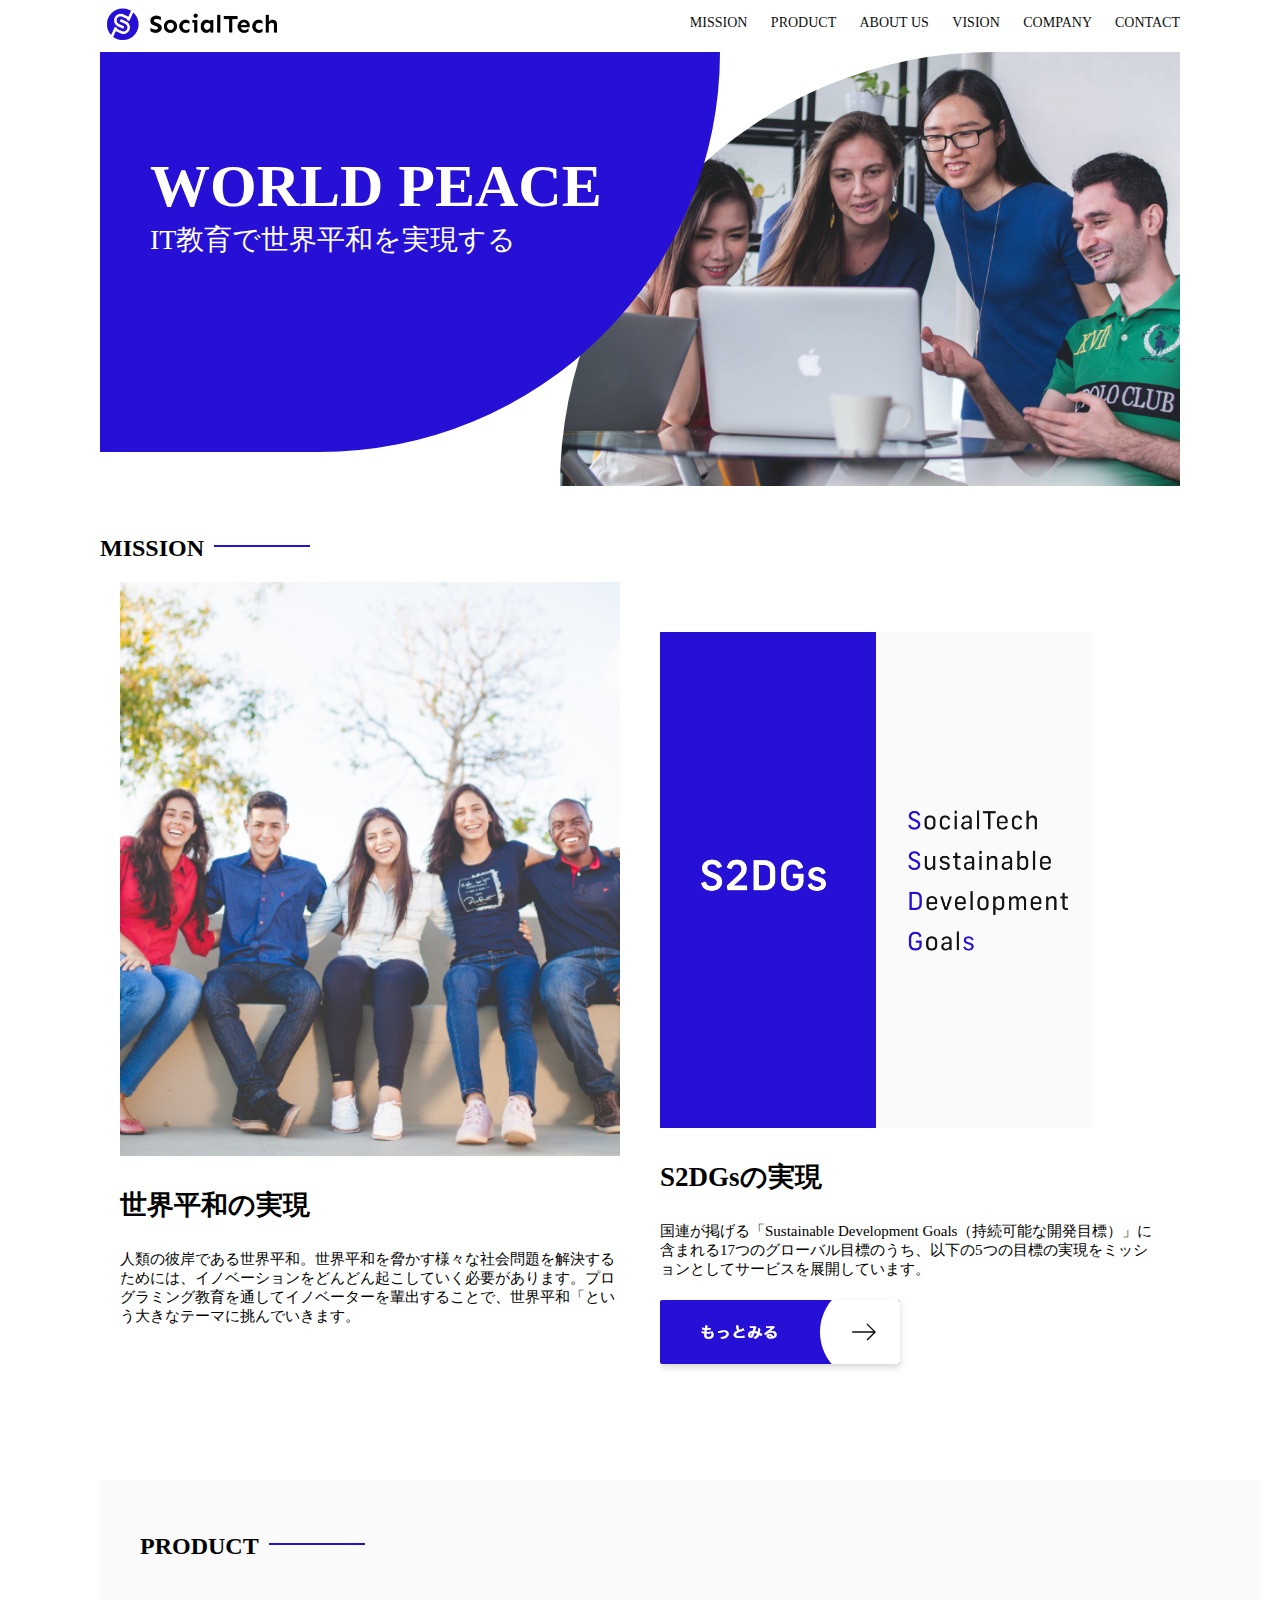
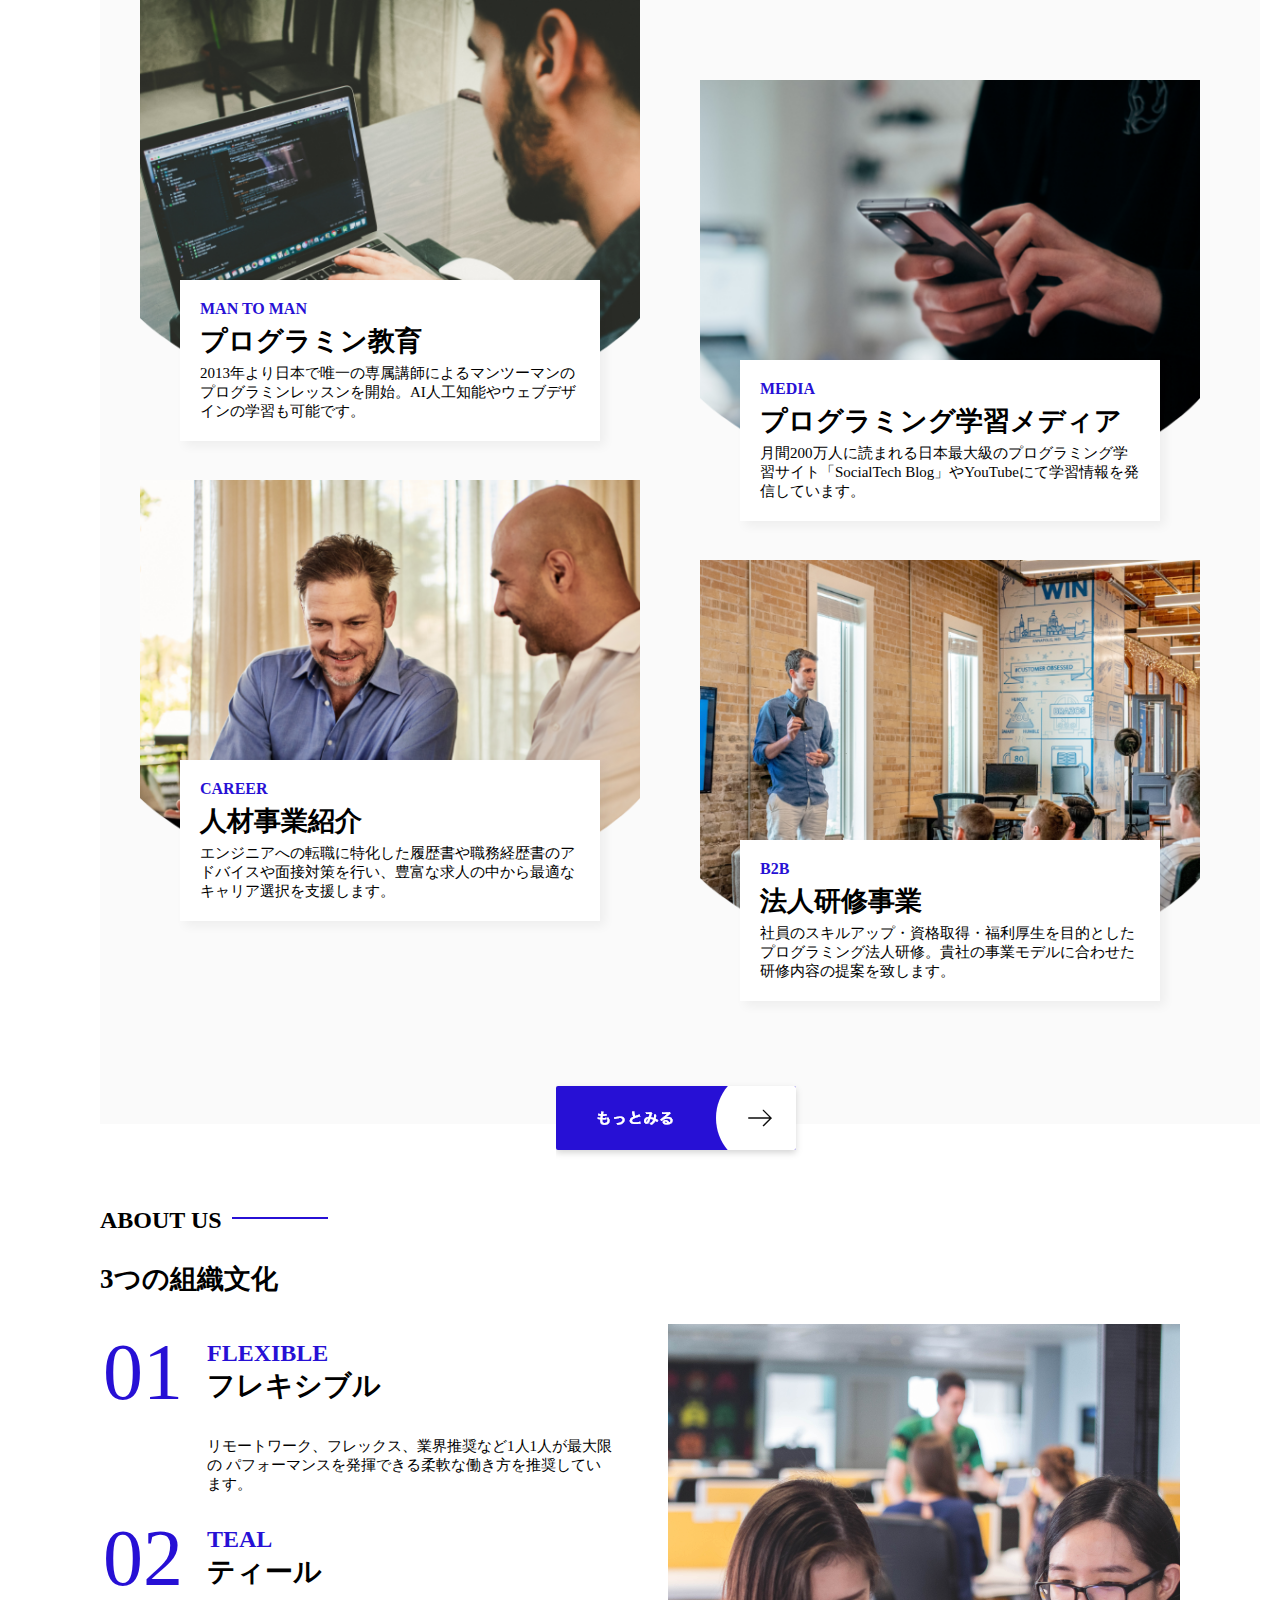
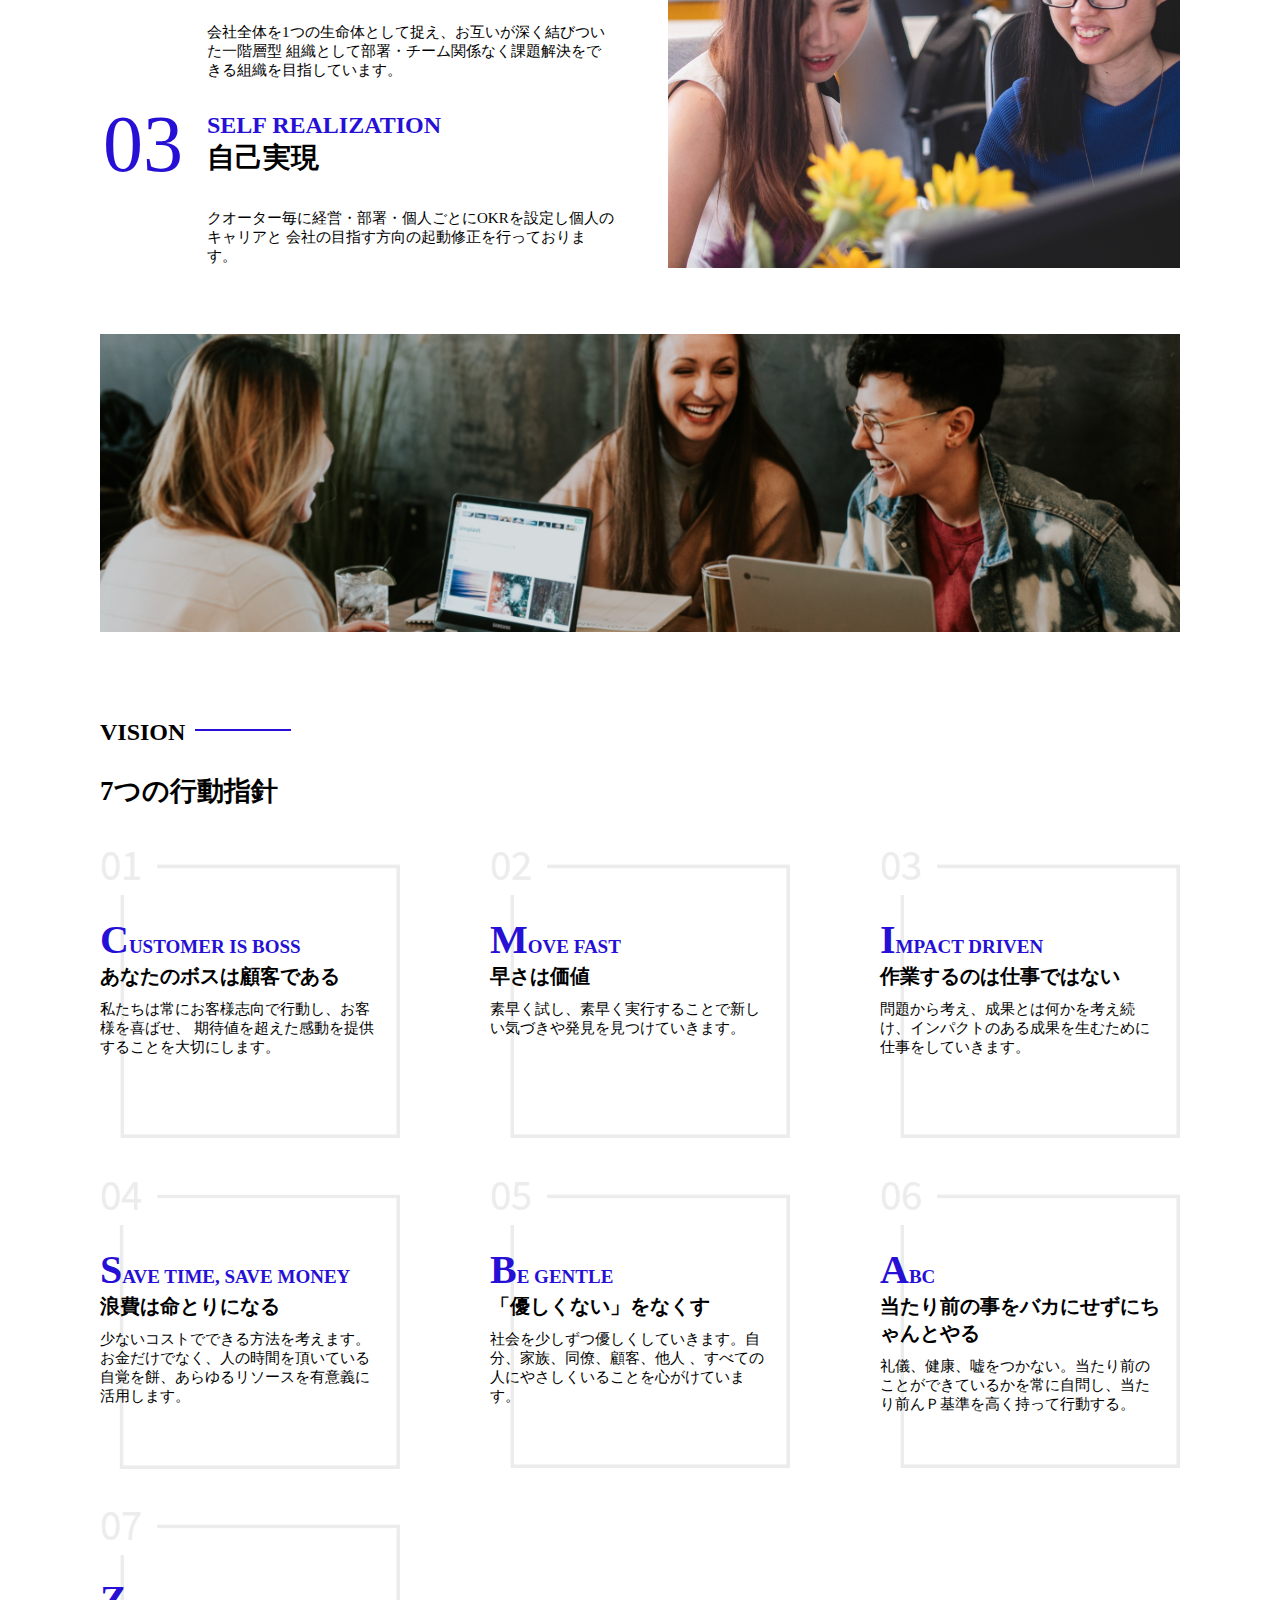
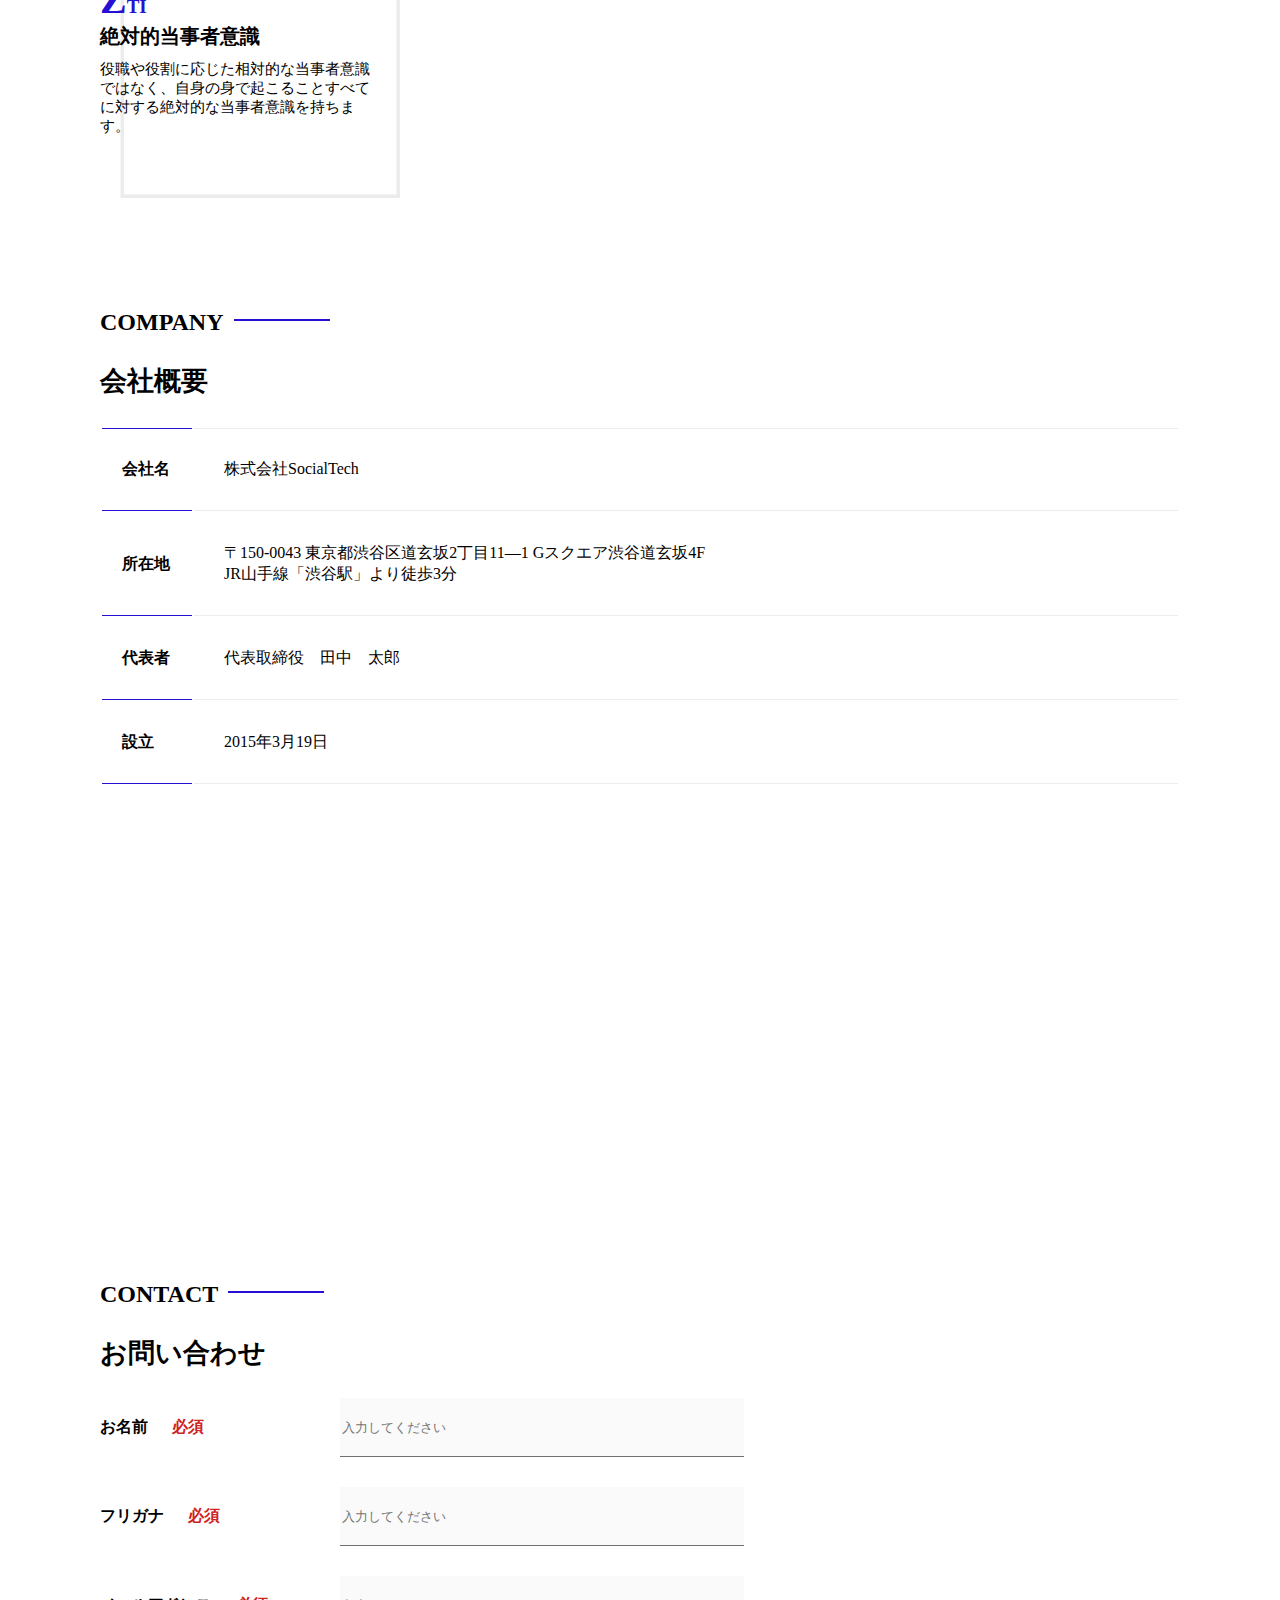
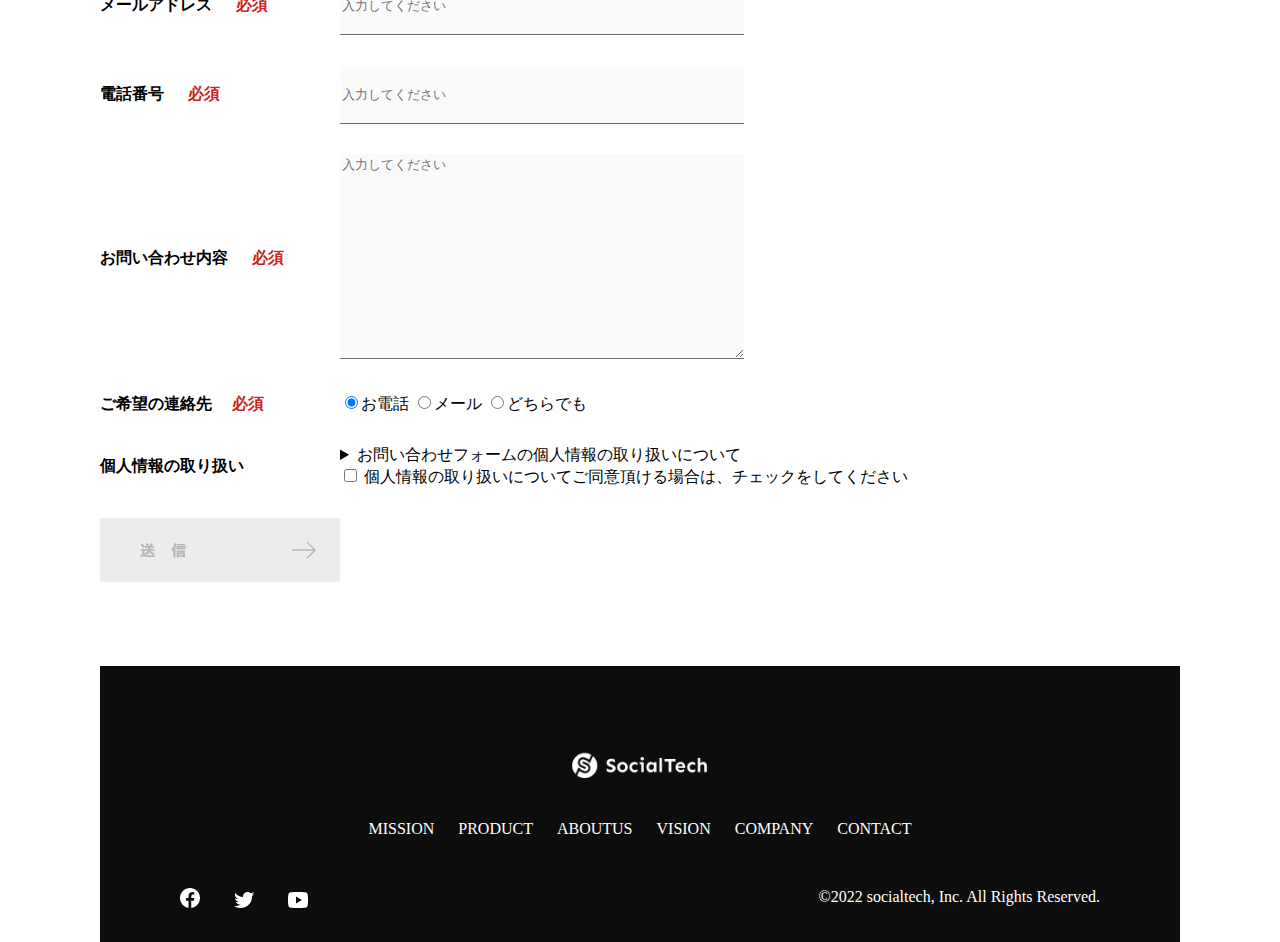
<file: index.html>
<!DOCTYPE html>
<html>
  <head>
    <title>socisltech</title>
    <meta charset="utf-8">
    <meta name="description" content="sosialtechはedtech業界のテーディングカンパニーを目指します。">
    <meta name="viewport" content="width=device-width, initial-scale=1.0">
    <link rel="stylesheet" href="style.css">
  </head>
  <body>
    <header>
      <a href="index.html" id="logo"><img src="images/images/logo.png" alt="トップページに戻る"></a>
      <nav id="nav-pc">
        <a href="mission.html">MISSION</a>
        <a href="product.html">PRODUCT</a>
        <a href="index.html#aboutus">ABOUT US</a>
        <a href="index.html#vision">VISION</a>
        <a href="index.html#company">COMPANY</a>
        <a href="index.html#contact">CONTACT</a>
      </nav>
      <img id="menu-sp" src="images/images/button-menu.png" alt="ナビゲーションを開く" onclick="document.getElementById('nav-sp').style.display = 'block'">
      <nav id="nav-sp">
        <img id="close" src="images/images/button-close.png" alt="ナビゲーションを閉じる" onclick="document.getElementById('nav-sp').style.display='none'">
        <a id="logo-sp" href="index.html" onclick="document.getElementById('nav-sp').style.display='none'"><img src="images/images/logo-sp.png" alt="トップページに戻る"></a>
        <a class="menu" href="mission.html" onclick="document.getElementById('nav-sp').style.display='none'">MISSION</a>
        <a class="menu" href="product.html" onclick="document.getElementById('nav-sp').style.display='none'">PRODUCT</a>
        <a class="menu" href="index.html#aboutus" onclick="document.getElementById('nav-sp').style.display='none'">ABOUT US</a>
        <a class="menu" href="index.html#vision" onclick="document.getElementById('nav-sp').style.display='none'">VISION</a>
        <a class="menu" href="index.html#company" onclick="document.getElementById('nav-sp').style.display='none'">COMPANY</a>
        <a class="menu" href="index.html#contact" onclick="document.getElementById('nav-sp').style.display='none'">CONTACT</a>
        <div id="sns">
          <a href="https://www.facebook.com/sejuku2013"><img src="images/images/button-facebook.png" alt=""></a>
          <a href="https://twitter.com/samuraijuku"><img src="images/images/button-twitter.png" alt=""></a>
          <a href="https://www.youtube.com/channel/UCCFOQO5aDK0xXam4cUQXT8g"><img src="images/images/button-youtube.png" alt=""></a>
        </div>
      </nav>


    </header>
    <main>
      <article>
        <section id="main-visual">
          <div id="main-message">
            <h1>WORLD PEACE</h1>
            <p>IT教育で世界平和を実現する</p>
          </div>
          <img src="images/images/index/index-main.png" alt="PCの周りに集まる多国籍の仲間たち">
        </section>
        <!-- ミッション -->
        <section id="mission">
          <h2 class="index-h2">MISSION</h2>
          <div id="mission-flex">
            <div>
              <img id="mission-photo" src="images/images/index/index-mission.png" alt="屋外のベンチで写真を撮影する多国籍">
              <h3>世界平和の実現</h3>
              <p>人類の彼岸である世界平和。世界平和を脅かす様々な社会問題を解決するためには、イノベーションをどんどん起こしていく必要があります。プログラミング教育を通してイノベーターを輩出することで、世界平和「という大きなテーマに挑んでいきます。</p>
            </div>
            <div>
              <img id="s2dgs" src="images/images/index/s2dgs.png" alt="s2dgs">
              <h3>S2DGsの実現</h3>
              <p>国連が掲げる「Sustainable Development Goals（持続可能な開発目標）」に含まれる17つのグローバル目標のうち、以下の5つの目標の実現をミッションとしてサービスを展開しています。</p>
              <a href="mission.html"><img src="images/images/button-more.png" alt="もっと見る"></a>
            </div>
          </div>
        </section>
        <!-- プロダクト 画像形状未反映　回答次第反映-->
        <section id="product">
          <h2 class="index-h2">PRODUCT</h2>
          <div>
            <div id="product-left">
              <div>
                <img class="product-photo" src="images/images/index/index-mantoman.png" alt="PCでコードを書く男性">
                <div class="product-explain">
                  <span>MAN TO MAN</span>
                  <h3>プログラミン教育</h3>
                  <p>2013年より日本で唯一の専属講師によるマンツーマンのプログラミンレッスンを開始。AI人工知能やウェブデザインの学習も可能です。</p>
                </div>
              </div>
              <div>
                <img class="product-photo" src="images/images/index/index-career.png" alt="人材事業紹介">
                <div class="product-explain">
                  <span>CAREER</span>
                  <h3>人材事業紹介</h3>
                  <p>エンジニアへの転職に特化した履歴書や職務経歴書のアドバイスや面接対策を行い、豊富な求人の中から最適なキャリア選択を支援します。</p>
                </div>
              </div>
            </div>
            <div id="product-right">
              <div>
                <img class="product-photo" src="images/images/index/index-media.png" alt="スマホを操作する人">
                <div class="product-explain">
                  <span>MEDIA</span>
                  <h3>プログラミング学習メディア</h3>
                  <p>月間200万人に読まれる日本最大級のプログラミング学習サイト「SocialTech Blog」やYouTubeにて学習情報を発信しています。</p>
                </div>
              </div>
              <div>
                <img class="product-photo" src="images/images/index/index-b2b.png" alt="講演中の男性とそれを聴く人">
                <div class="product-explain">
                  <span>B2B</span>
                  <h3>法人研修事業</h3>
                  <p>社員のスキルアップ・資格取得・福利厚生を目的としたプログラミング法人研修。貴社の事業モデルに合わせた研修内容の提案を致します。</p>
                </div>
              </div>
            </div>
          </div>
          <div>
            <a id="product-more" href="product.html">
              <img src="images/images/button-more.png" alt="もっと見る">
            </a>
          </div>
        </section>
        <!-- アバウト　アス -->
        <section id="aboutus">
          <h2 class="index-h2">ABOUT US</h2>
          <h3>3つの組織文化</h3>
          <div>
            <table class="culture-table">
              <!-- ナンバーワン -->
              <tr>
                <td>
                  <span class="culture-num">01</span>
                </td>
                <td>
                  <span class="culture-en">FLEXIBLE</span>
                  <span class="culture-jp">フレキシブル</span>
                </td>
              </tr>
              <tr>
                <td>
                  <!-- 空白 p要素の左隣には何も入れないため。　-->
                </td>
                <td>
                  <p class="culture-description">リモートワーク、フレックス、業界推奨など1人1人が最大限の
                    パフォーマンスを発揮できる柔軟な働き方を推奨しています。
                  </p>
                </td>
              </tr>
               <!-- ナンバーツー -->
               <tr>
                <td>
                  <span class="culture-num">02</span>
                </td>
                <td>
                  <span class="culture-en">TEAL</span>
                  <span class="culture-jp">ティール</span>
                </td>
              </tr>
              <tr>
                <td>
                  <!-- 空白 p要素の左隣には何も入れないため。　-->
                </td>
                <td>
                  <p class="culture-description">
                    会社全体を1つの生命体として捉え、お互いが深く結びついた一階層型
                    組織として部署・チーム関係なく課題解決をできる組織を目指しています。
                  </p>
                </td>
              </tr>
                <!-- ナンバースリー -->
                <tr>
                  <td>
                    <span class="culture-num">03</span>
                  </td>
                  <td>
                    <span class="culture-en">SELF REALIZATION</span>
                    <span class="culture-jp">自己実現</span>
                  </td>
                </tr>
                <tr>
                  <td>
                    <!-- 空白 p要素の左隣には何も入れないため。　-->
                  </td>
                  <td>
                    <p class="culture-description">
                      クオーター毎に経営・部署・個人ごとにOKRを設定し個人のキャリアと
                      会社の目指す方向の起動修正を行っております。
                    </p>
                  </td>
                </tr>

            </table>
            <img class="culture-img" src="images/images/index/index-aboutus1.png" alt="">
          </div>
          <img class="culture-img2" src="images/images/index/index-aboutus2.png" alt="">
        </section>
        <!-- vision -->
        <section id="vision">
          <h2 class="index-h2">VISION</h2>
          <h3>7つの行動指針</h3>
          <div>
            <div class="vision-box">
              <img src="images/images/index/vision-01.png" alt="01">
              <span>
                <h4>CUSTOMER IS BOSS</h4>
                <h5>あなたのボスは顧客である</h5>
                <p>私たちは常にお客様志向で行動し、お客様を喜ばせ、
                  期待値を超えた感動を提供することを大切にします。
                </p>
              </span>
            </div>
            <div class="vision-box">
              <img src="images/images/index/vision-02.png" alt="02">
              <span>
                <h4>MOVE FAST</h4>
                <h5>早さは価値</h5>
                <p>素早く試し、素早く実行することで新しい気づきや発見を見つけていきます。
                </p>
              </span>
            </div>
            <div class="vision-box">
              <img src="images/images/index/vision-03.png" alt="03">
              <span>
                <h4>IMPACT DRIVEN</h4>
                <h5>作業するのは仕事ではない</h5>
                <p>
                  問題から考え、成果とは何かを考え続け、インパクトのある成果を生むために仕事をしていきます。
                </p>
              </span>
            </div>
             <div class="vision-box">
              <img src="images/images/index/vision-04.png" alt="04">
              <span>
                <h4>SAVE TIME, SAVE MONEY</h4>
                <h5>浪費は命とりになる</h5>
                <p>少ないコストでできる方法を考えます。お金だけでなく、人の時間を頂いている自覚を餅、あらゆるリソースを有意義に活用します。
                </p>
              </span>
            </div>
            <div class="vision-box">
              <img src="images/images/index/vision-05.png" alt="05">
              <span>
                <h4>BE GENTLE</h4>
                <h5>「優しくない」をなくす</h5>
                <p>社会を少しずつ優しくしていきます。自分、家族、同僚、顧客、他人
                  、すべての人にやさしくいることを心がけています。
                </p>
              </span>
            </div>
            <div class="vision-box">
              <img src="images/images/index/vision-06.png" alt="06">
              <span>
                <h4>ABC</h4>
                <h5>当たり前の事をバカにせずにちゃんとやる</h5>
                <p>
                  礼儀、健康、嘘をつかない。当たり前のことができているかを常に自問し、当たり前んＰ基準を高く持って行動する。
                </p>
              </span>
            </div>
            <div class="vision-box">
              <img src="images/images/index/vision-07.png" alt="07">
              <span>
                <h4>ZTI</h4>
                <h5>絶対的当事者意識</h5>
                <p>
                  役職や役割に応じた相対的な当事者意識ではなく、自身の身で起こることすべてに対する絶対的な当事者意識を持ちます。
                </p>
              </span>
            </div>
          </div>
        </section>
        <section id="company">
          <h2 class="index-h2">COMPANY</h2>
          <h3>会社概要</h3>
          <table id="company-table">
            <tr>
              <th class="tableheader-first">会社名</th>
              <td class="cell-first">株式会社SocialTech</td>
            </tr>
            <tr>
              <th class="tableheader">所在地</th>
              <td class="cell">〒150-0043 東京都渋谷区道玄坂2丁目11―1 Gスクエア渋谷道玄坂4F <br>JR山手線「渋谷駅」より徒歩3分
              </td>
            </tr>
            <tr>
              <th class="tableheader">代表者</th>
              <td class="cell">代表取締役　田中　太郎</td>
            </tr>
            <tr>
              <th class="tableheader">設立</th>
              <td class="cell">2015年3月19日</td>
            </tr>
          </table>
          <iframe src="https://www.google.com/maps/embed?pb=!1m18!1m12!1m3!1d3241.775954485284!2d139.69400201553444!3d35.65789123885864!2m3!1f0!2f0!3f0!3m2!1i1024!2i768!4f13.1!3m3!1m2!1s0x60188caa0042e8d1%3A0xba130bea826a7aa2!2z44CSMTUwLTAwNDMg5p2x5Lqs6YO95riL6LC35Yy66YGT546E5Z2C77yS5LiB55uu77yR77yR4oiS77yR!5e0!3m2!1sja!2sjp!4v1659450907092!5m2!1sja!2sjp" width="600" height="450" style="border:0;" allowfullscreen="" loading="lazy" referrerpolicy="no-referrer-when-downgrade"></iframe>
        </section>
        <section id="contact">
          <h2 class="index-h2">CONTACT</h2>
          <h3> お問い合わせ</h3>
            <form action="https://api.staticforms.xyz/submit" method="post">
              <input type="text" name="honeypot" style="display:none">
              <input type="hidden" name="accessKey" value="2438d4f7-3a7d-44ce-9c66-46c4e90f863a">
              <input type="hidden" name="subject" value="webサイトからお問い合わせがありました" />
              <input type="hidden" name="replyTo" value="k.s.g.110ww@gmail.com">
              <input type="hidden" name="redirectTo" value="">
            <div>
              <div class="contact-heading">
                <label class="contact-label" for="">お名前
                  <span class="contact-span">
                    必須
                  </span>
                </label>
              </div>
              <div class="contact-form">
                <input type="text" name="name" placeholder="入力してください" class="contact-textbox">
              </div>
            </div>
            <div>
              <div class="contact-heading">
                <label class="contact-label" for="">フリガナ
                  <span class="contact-span">
                    必須
                  </span>
                </label>
              </div>
              <div class="contact-form">
                <input type="text" name="hurigana" placeholder="入力してください" class="contact-textbox">
              </div>
            </div>
            <div>
              <div class="contact-heading">
                <label class="contact-label" for="" >メールアドレス
                  <span class="contact-span">
                    必須
                  </span>
                </label>
              </div>
              <div class="contact-form">
                <input type="text" name="email" placeholder="入力してください" class="contact-textbox">
              </div>
            </div>
            <div>
              <div class="contact-heading">
                <label class="contact-label" for="">電話番号
                  <span class="contact-span">
                    必須
                  </span>
                </label>
              </div>
              <div class="contact-from">
                <input type="text" name="tel" placeholder="入力してください" class="contact-textbox">
              </div>
            </div>
            <div>
              <div class="contact-heading">
                <label class="contact-label">お問い合わせ内容
                  <span class="contact-span">必須
                  </span>
                </label>
              </div>
              <div>
                <textarea class="contact-textarea" placeholder="入力してください
                " name="message"></textarea>
              </div>
            </div>
            <div>
              <div class="contact-heading">
                <label class="contact-label" for="">ご希望の連絡先<span class="contact-span">必須</span>
                </label>
              </div>
              <div>
                <input class="radiobutton" type="radio" value="tel" name="contact" checked><label>お電話</label>
                <input class="radiobutton" type="radio" value="mail" name="contact"><label>メール</label>
                <input class="radiobutton" type="radio" value="both" name="contact"><label>どちらでも</label>
              </div>
            </div>
            <div>
              <div class="contact-heading">
                <label class="contact-label" for="">個人情報の取り扱い</label>
              </div>
              <div>
                <details>
                  <summary>お問い合わせフォームの個人情報の取り扱いについて</summary>
                  <div><span>1.組織の名称又は氏名</span><br>
                  株式会社SocialTech <br><br>
                <span>2.個人情報保護管理者（若しくはその代理人）の氏名又は職名、所属及び連絡先　鈴木 一郎 コーポレート部</span>
                <br>
                  メールアドレス：support@socialtech.net<br>
                  TEL：03-xxxx-xxxx<br>
                  <span>３．個人情報の利用目的</span><br>
                  ・本サービス及び本サービスに関連する情報の提供又はそれらに関する連絡のため<br>
                  ・ユーザーの本人確認のため<br>
                  ・当社サービスのご案内のため<br>
                  ・当社の商品等の広告または宣伝（電子メールによるものを含むものとします。）<br><br>
                  <span>４．個人情報の取り扱い業務の委託</span><br>
                  個人情報の取扱業務の全部または一部を外部に業務委託する場合があります。<br>
                  その際、弊社は、個人情報を適切に保護できる管理体制を敷き実行していることを条件として<br>
                  委託先を厳選したうえで、機密保持契約を委託先と締結し、お客様の個人情報を厳密に管理させます。<br><br>
                  <span>５．個人情報の開示等の請求</span><br>
                  お客様は、弊社に対してご自身の個人情報の開示等（利用目的の通知、開示、内容の訂正・追加・削除、利用の停止または消去、第三者への提供の停止）に関して、当社問合わせ窓口に申し出ることができます。<br>
                  その際、弊社はお客様ご本人を確認させていただいたうえで、合理的な期間内に対応いたします。<br><br>
                  なお、個人情報に関する弊社問合わせ先は、次の通りです。<br><br>
                  株式会社SocialTech　個人情報問合せ窓口<br>
                  〒150-0043　東京都渋谷区道玄坂2丁目11-1 Ｇスクエア渋谷道玄坂 4F<br>
                  メールアドレス：support@socialtech.net　TEL：03-xxxx-xxxx<br><br>
                  <span>６．個人情報を提供されることの任意性について</span><br><br>
                  お客様がご自身の個人情報を弊社に提供されるか否かは、お客様のご判断によりますが、もしご提供されない場合には、適切なサービスが提供できない場合がありますので予めご了承ください。
                  </div>
                </details> 

              <input type="checkbox" name="agree">
              <span>個人情報の取り扱いについてご同意頂ける場合は、チェックをしてください</span>
              </div>
            </div>
          <input type="image" value="Submit" src="images/images/button-submit.png" alt="送信する">
        </form>
        </section>

      </form>
      </article>
      <footer>
        <div id="footer-logo">
          <img src="images/images/logo-sp.png" alt="">
        </div>
        <div id="footer-link">
          <a href="mission.html">MISSION</a>
          <a href="product.html">PRODUCT</a>
          <a href="index.html">ABOUTUS</a>
          <a href="index.html#vision">VISION</a>
          <a href="index.html#company">COMPANY</a>
          <a href="index.html#contact">CONTACT</a>
        </div>
        <div id="sns-footer">
          <a href="https://www.facebook.com/sejuku2013"><img src="images/images/button-facebook.png" alt="Facebookのリンク"></a>
          <a href="https://twitter.com/samuraijuku"><img src="images/images/button-twitter.png" alt="ツイッターのリンク"></a>
          <a href="https://www.youtube.com/channel/UCCFOQO5aDK0xXam4cUQXT8g"><img src="images/images/button-youtube.png" alt="ユーチューブのリンク"></a>
          <span id="copyright">&copy;2022 socialtech, Inc. All Rights Reserved.<span>
        </div>
      </footer>
    </main>
  </body>
</html>
</file>
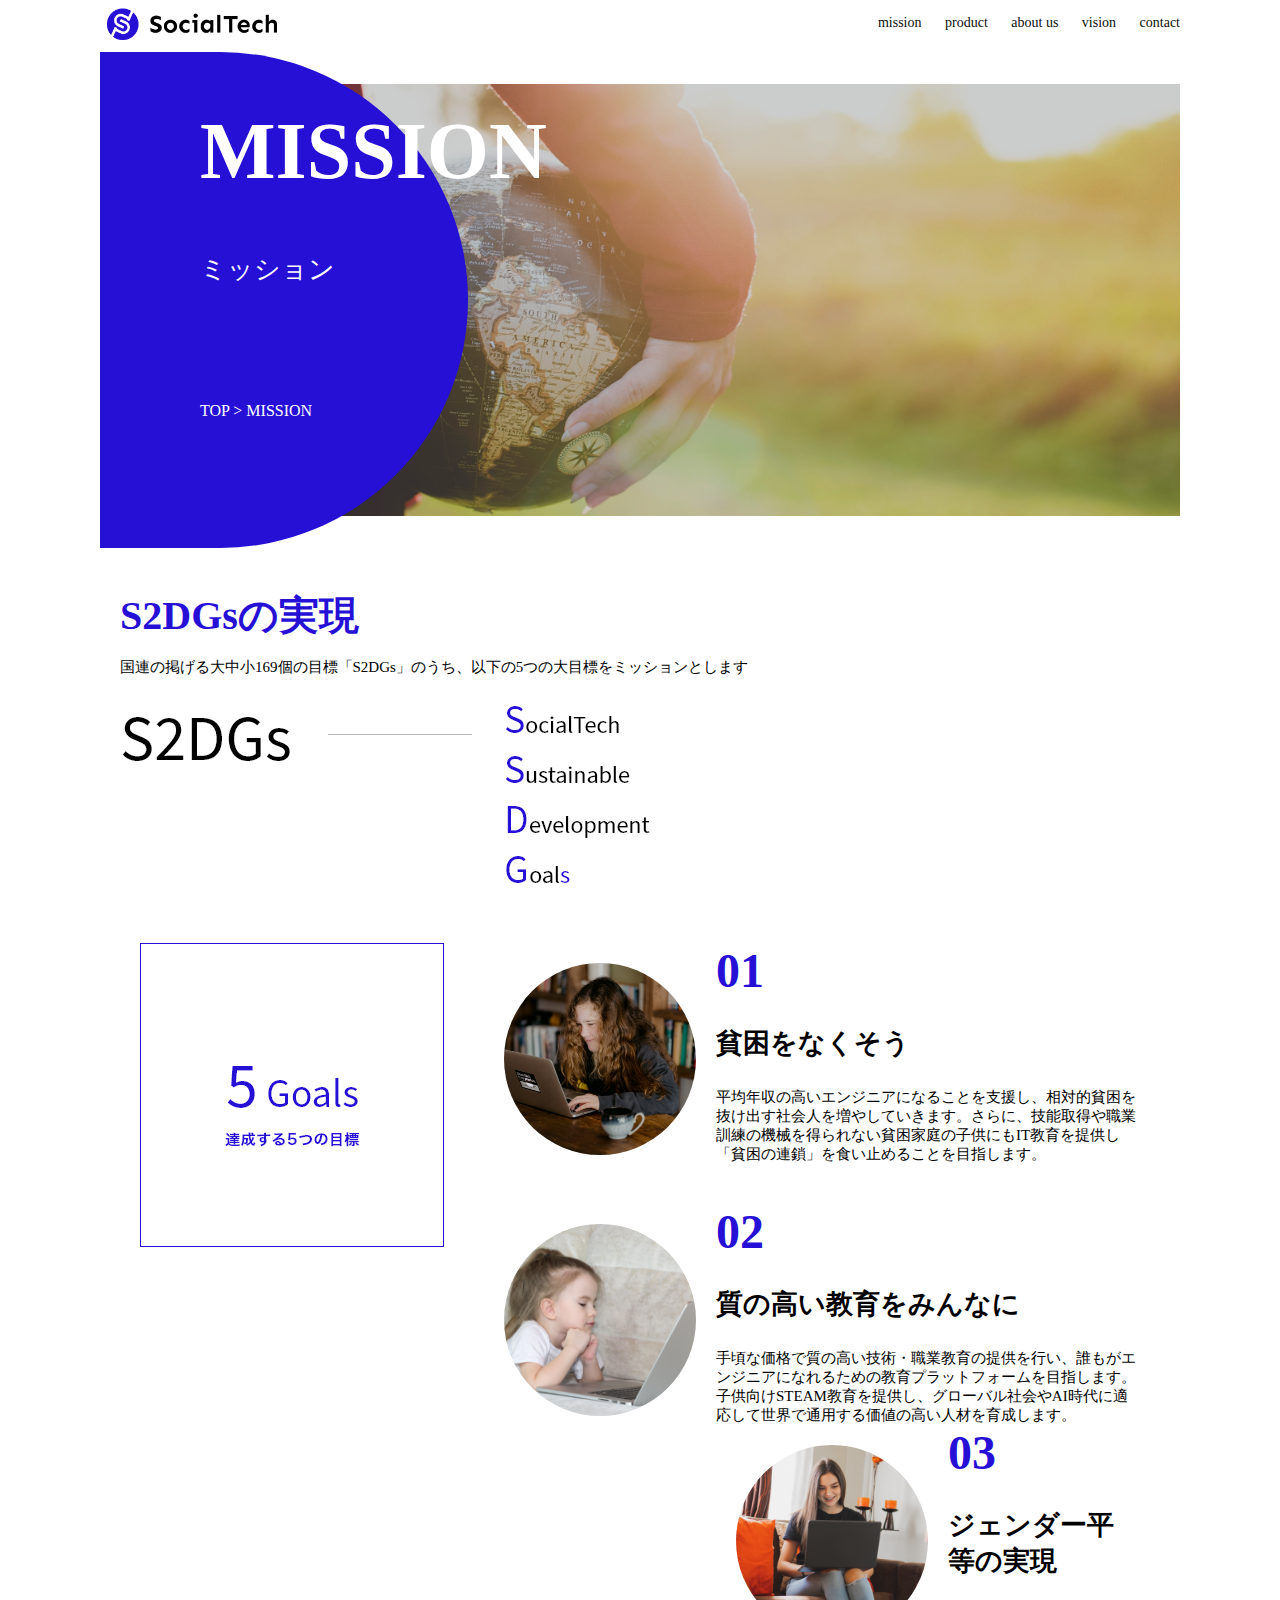
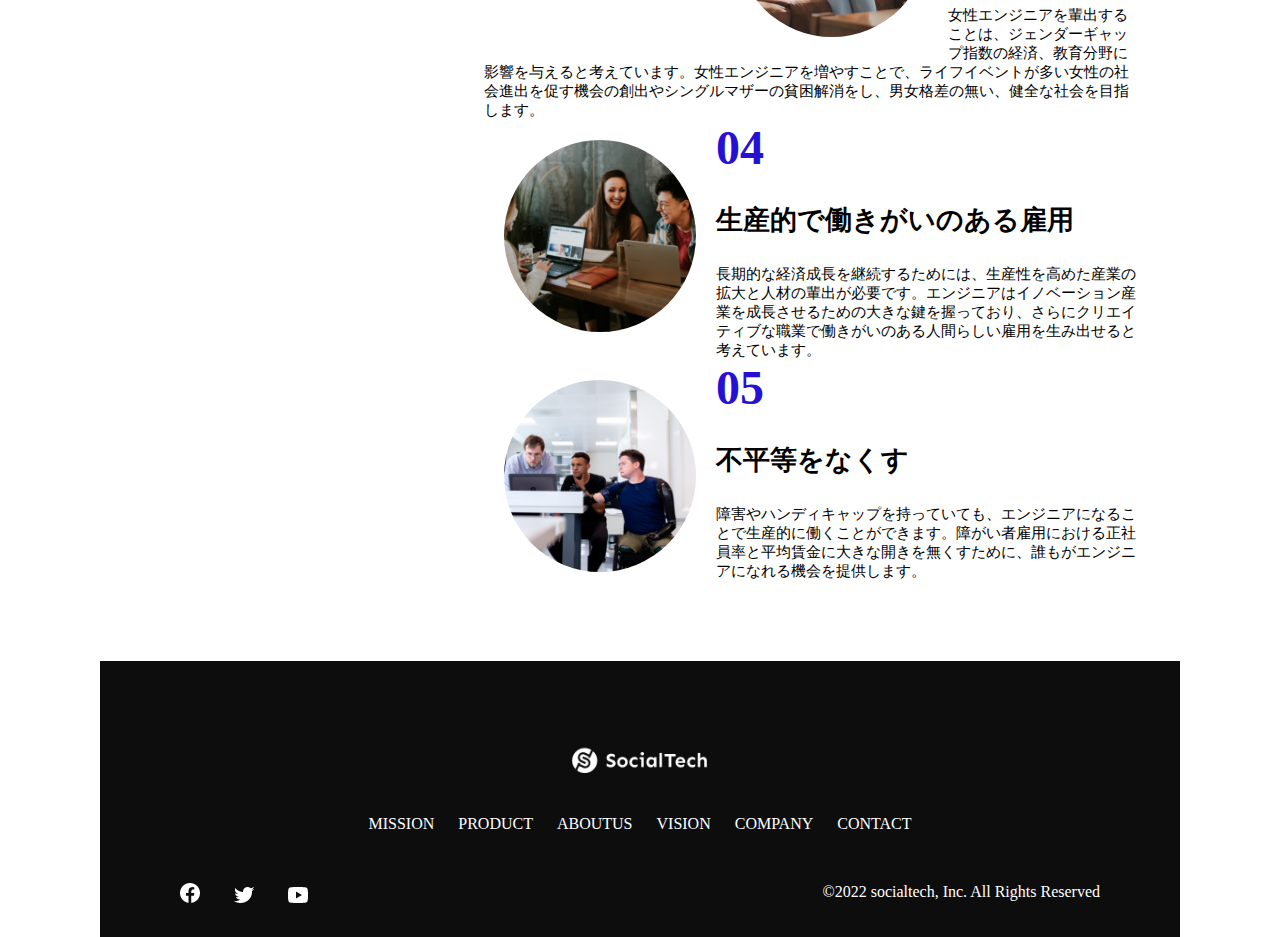
<file: mission.html>
<!DOCTYPE html>
<html>
  <head>
    <title>socisltech - MISSION ミッション</title>
    <meta charset="utf-8">
    <meta name="description" content="socisltechが目指す5つの目標(S2DGs)を紹介します">
    <meta name="viewport" content="width=device-width,initial-scale=1.0">
    <link rel="stylesheet" href="style.css">

  </head>
  <body>
    <header>
      <a href="index.html" id="logo"><img src="images/images/logo.png" alt="トップページに戻る"></a>
      <nav id="nav-pc">
        <a href="mission.html">mission</a>
        <a href="product.html">product</a>
        <a href="index.html#aboutus">about us</a>
        <a href="index.html#vision">vision</a>
        <a href="index.html#contact">contact</a>
      </nav>
      <img id="menu-sp" src="images/images/button-menu.png" alt="ナビゲーションを開く" onclick="document.getElementById('nav-sp').style.display = 'block'">
      <nav id="nav-sp">
        <img id="close" src="images/images/button-close.png" alt="ナビゲーションを閉じる" onclick="document.getElementById('nav-sp').style.display='none'">
        <a id="logo-sp" href="index.html" onclick="document.getElementById('nav-sp').style.display='none'"><img src="images/images/logo-sp.png" alt="トップページに戻る"></a>
        <a class="menu" href="mission.html" onclick="document.getElementById('nav-sp').style.display='none'">MISSION</a>
        <a class="menu" href="product.html" onclick="document.getElementById('nav-sp').style.display='none'">PRODUCT</a>
        <a class="menu" href="index.html#aboutus" onclick="document.getElementById('nav-sp').style.display='none'">ABOUT US</a>
        <a class="menu" href="index.html#vision" onclick="document.getElementById('nav-sp').style.display='none'">VISION</a>
        <a class="menu" href="index.html#company" onclick="document.getElementById('nav-sp').style.display='none'">COMPANY</a>
        <a class="menu" href="index.html#contact" onclick="document.getElementById('nav-sp').style.display='none'">CONTACT</a>
        <div id="sns">
          <a href="https://www.facebook.com/sejuku2013"><img src="images/images/button-facebook.png" alt=""></a>
          <a href="https://twitter.com/samuraijuku"><img src="images/images/button-twitter.png" alt=""></a>
          <a href="https://www.youtube.com/channel/UCCFOQO5aDK0xXam4cUQXT8g"><img src="images/images/button-youtube.png" alt=""></a>
        </div>
      </nav>
    </header>
    <main>
      <article>
        <section id="mission-main">
          <div id="mission-title">
            <h1>MISSION</h1>
            <span>ミッション</span>
            <div>TOP > MISSION</div>
          </div>
        </section>
        <section id="mission-s2dgs">
          <h2 class="mission-h2">S2DGsの実現</h2>
          <p>国連の掲げる大中小169個の目標「S2DGs」のうち、以下の5つの大目標をミッションとします</p>
          <img src="images/images/mission/mission-s2dgs.png" alt="S2DGs">
        </section>
        <section id="mission-5goals">
          <div>
            <img id="s2dgs-image"src="images/images/mission/mission-5goals.png" alt="5goals">
          </div>
          <div>
            <div>
              <img class="fivegoals-image-left" src="images/images/mission/mission-5goals01.png" alt="">
              <span class="fivegoals-number">01
              </span>
              <h3 fivegoals-h3>貧困をなくそう</h3>
            <p class="fivegoals-p">平均年収の高いエンジニアになることを支援し、相対的貧困を抜け出す社会人を増やしていきます。さらに、技能取得や職業訓練の機械を得られない貧困家庭の子供にもIT教育を提供し「貧困の連鎖」を食い止めることを目指します。</p>
            </div>
            <div>
              <div>
                <img class="fivegoals-image-left" src="images/images/mission/mission-5goals02.png" alt="">
                <span class="fivegoals-number">02
                </span>
                <h3 fivegoals-h3>質の高い教育をみんなに</h3>
              <p class="fivegoals-p">手頃な価格で質の高い技術・職業教育の提供を行い、誰もがエンジニアになれるための教育プラットフォームを目指します。子供向けSTEAM教育を提供し、グローバル社会やAI時代に適応して世界で通用する価値の高い人材を育成します。
              </p>
              </div>
              <div>
                <div>
                  <img class="fivegoals-image-left" src="images/images/mission/mission-5goals03.png" alt="">
                  <span class="fivegoals-number">03
                  </span>
                  <h3 fivegoals-h3>ジェンダー平等の実現</h3>
                <p class="fivegoals-p">女性エンジニアを輩出することは、ジェンダーギャップ指数の経済、教育分野に影響を与えると考えています。女性エンジニアを増やすことで、ライフイベントが多い女性の社会進出を促す機会の創出やシングルマザーの貧困解消をし、男女格差の無い、健全な社会を目指します。
                </p>
                </div>
                <div>
                  <div>
                    <img class="fivegoals-image-left" src="images/images/mission/mission-5goals04.png" alt="">
                    <span class="fivegoals-number">04
                    </span>
                    <h3 fivegoals-h3>生産的で働きがいのある雇用</h3>
                  <p class="fivegoals-p">長期的な経済成長を継続するためには、生産性を高めた産業の拡大と人材の輩出が必要です。エンジニアはイノベーション産業を成長させるための大きな鍵を握っており、さらにクリエイティブな職業で働きがいのある人間らしい雇用を生み出せると考えています。
                  </p>
                  </div>
                  <div>
                    <div>
                      <img class="fivegoals-image-left" src="images/images/mission/mission-5goals05.png" alt="">
                      <span class="fivegoals-number">05
                      </span>
                      <h3 fivegoals-h3>不平等をなくす</h3>
                    <p class="fivegoals-p">障害やハンディキャップを持っていても、エンジニアになることで生産的に働くことができます。障がい者雇用における正社員率と平均賃金に大きな開きを無くすために、誰もがエンジニアになれる機会を提供します。
                    </p>
                  </div>
                </div>
             </section>
        </section>
      </article>
      <footer>
        <div id="footer-logo">
          <img src="images/images/logo-sp.png" alt="">
        </div>
        <div id="footer-link">
          <a href="mission.html">MISSION</a>
          <a href="product.html">PRODUCT</a>
          <a href="index,html#aboutus">ABOUTUS</a>
          <a href="index.html#vision">VISION</a>
          <a href="index.html#company">COMPANY</a>
          <a href="index.html#contact">CONTACT</a>
        </div>
        <div id="sns-footer">
          <a href="https://www.facebook.com/sejuku2013"><img src="images/images/button-facebook.png" alt="Facebookのリンク"></a>
          <a href="https://twitter.com/samuraijuku"><img src="images/images/button-twitter.png" alt="ツイッターのリンク"></a>
          <a href="https://www.youtube.com/channel/UCCFOQO5aDK0xXam4cUQXT8g"><img src="images/images/button-youtube.png" alt="ユーチューブのリンク"></a>
          <span id="copyright">&copy;2022 socialtech, Inc. All Rights Reserved</span>
        </div>
      </footer>
    </main>
    

  </body>

</html>
</file>
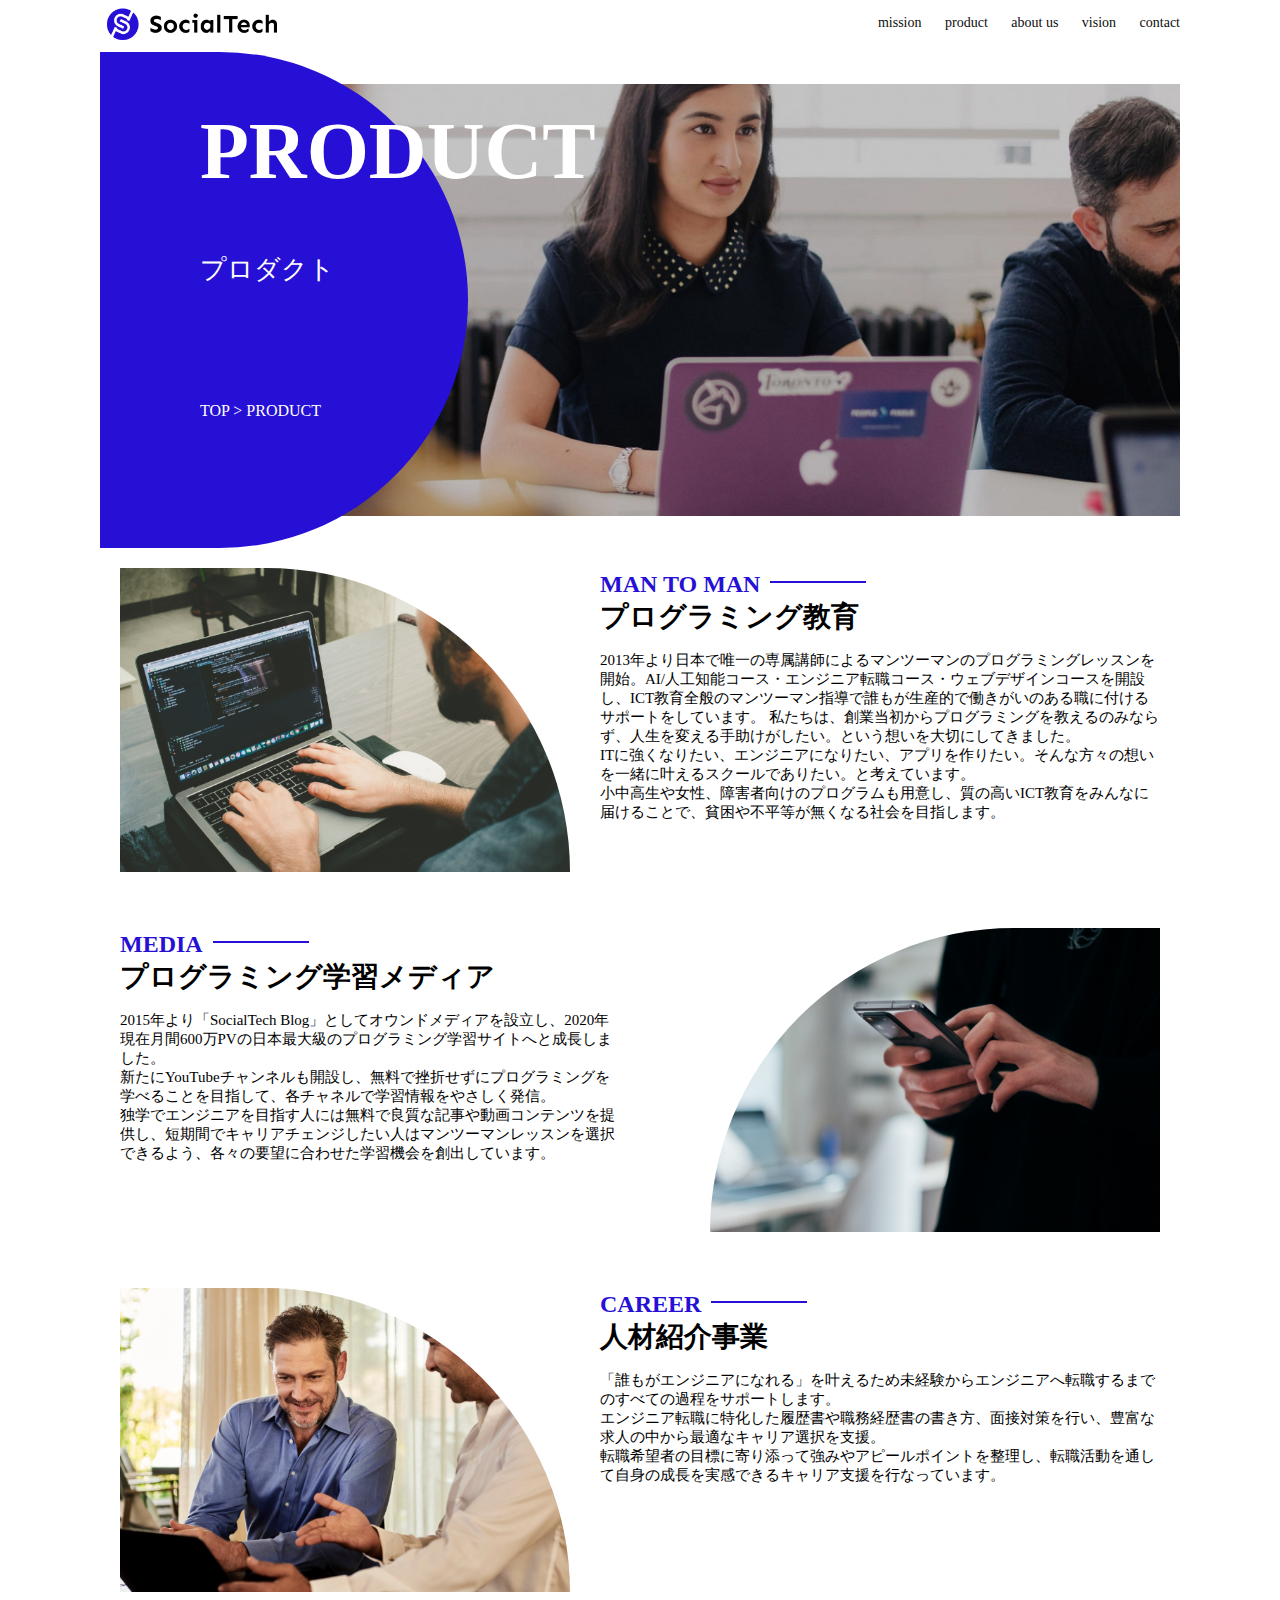
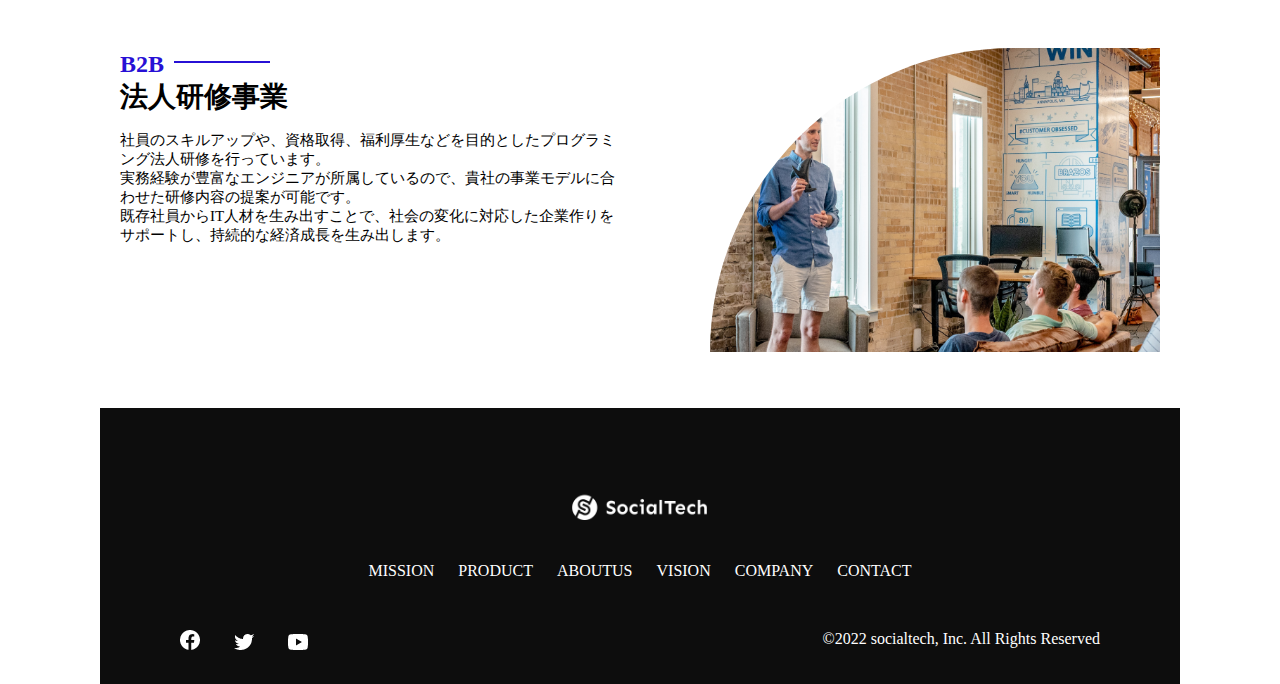
<file: product.html>
<!DOCTYPE html>
<html>
  <head>
    <title>socisltech - PRODUCT プロダクト</title>
    <meta charset="utf-8">
    <meta name="description" content="socisltechの4つのプロダクトを紹介します">
    <meta name="viewport" content="width-device-width,initial-scale=1.0">
    <link rel="stylesheet" href="style.css">

  </head>
  <body>
    <header>
      <a href="index.html" id="logo"><img src="images/images/logo.png" alt="トップページに戻る"></a>
      <nav id="nav-pc">
        <a href="mission.html">mission</a>
        <a href="product.html">product</a>
        <a href="index.html#aboutus">about us</a>
        <a href="index.html#vision">vision</a>
        <a href="index.html#contact">contact</a>
      </nav>
      <img id="menu-sp" src="images/images/button-menu.png" alt="ナビゲーションを開く" onclick="document.getElementById('nav-sp').style.display = 'block'">
      <nav id="nav-sp">
        <img id="close" src="images/images/button-close.png" alt="ナビゲーションを閉じる" onclick="document.getElementById('nav-sp').style.display='none'">
        <a id="logo-sp" href="index.html" onclick="document.getElementById('nav-sp').style.display='none'"><img src="images/images/logo-sp.png" alt="トップページに戻る"></a>
        <a class="menu" href="mission.html" onclick="document.getElementById('nav-sp').style.display='none'">MISSION</a>
        <a class="menu" href="product.html" onclick="document.getElementById('nav-sp').style.display='none'">PRODUCT</a>
        <a class="menu" href="index.html#aboutus" onclick="document.getElementById('nav-sp').style.display='none'">ABOUT US</a>
        <a class="menu" href="index.html#vision" onclick="document.getElementById('nav-sp').style.display='none'">VISION</a>
        <a class="menu" href="index.html#company" onclick="document.getElementById('nav-sp').style.display='none'">COMPANY</a>
        <a class="menu" href="index.html#contact" onclick="document.getElementById('nav-sp').style.display='none'">CONTACT</a>
        <div id="sns">
          <a href="https://www.facebook.com/sejuku2013"><img src="images/images/button-facebook.png" alt=""></a>
          <a href="https://twitter.com/samuraijuku"><img src="images/images/button-twitter.png" alt=""></a>
          <a href="https://www.youtube.com/channel/UCCFOQO5aDK0xXam4cUQXT8g"><img src="images/images/button-youtube.png" alt=""></a>
        </div>
      </nav>
    </header>
    <main>
      <article>
        <section id="product-main">
          <div id="product-title">
            <h1>PRODUCT</h1>
            <span>プロダクト</span>
            <div>TOP  > PRODUCT</div>
          </div>
        </section>
        <section class="product-section1">
          <img src="images/images/product/product-mantoman.png" alt="">
          <div>
            <h2 class="product-h2">MAN TO MAN</h2>
            <h3 class="product-h3">プログラミング教育</h3>
            <p>
              2013年より日本で唯一の専属講師によるマンツーマンのプログラミングレッスンを開始。AI/人工知能コース・エンジニア転職コース・ウェブデザインコースを開設し、ICT教育全般のマンツーマン指導で誰もが生産的で働きがいのある職に付けるサポートをしています。
              私たちは、創業当初からプログラミングを教えるのみならず、人生を変える手助けがしたい。という想いを大切にしてきました。<br>ITに強くなりたい、エンジニアになりたい、アプリを作りたい。そんな方々の想いを一緒に叶えるスクールでありたい。と考えています。<br>小中高生や女性、障害者向けのプログラムも用意し、質の高いICT教育をみんなに届けることで、貧困や不平等が無くなる社会を目指します。</p>
          </div>
        </section>
        <section class="product-section2">
          <div>
            <h2 class="product-h2">MEDIA</h2>
            <h3 class="product-h3">プログラミング学習メディア</h3>
            <p>2015年より「SocialTech
              Blog」としてオウンドメディアを設立し、2020年現在月間600万PVの日本最大級のプログラミング学習サイトへと成長しました。<br>新たにYouTubeチャンネルも開設し、無料で挫折せずにプログラミングを学べることを目指して、各チャネルで学習情報をやさしく発信。<br>独学でエンジニアを目指す人には無料で良質な記事や動画コンテンツを提供し、短期間でキャリアチェンジしたい人はマンツーマンレッスンを選択できるよう、各々の要望に合わせた学習機会を創出しています。
            </p>
          </div>
          <img src="images/images/product/product-media.png" alt="">
        </section>
        <section class="product-section1">
          <img src="images/images/product/product-career.png" alt="">
          <div>
            <h2 class="product-h2">CAREER</h2>
            <h3 class="product-h3">人材紹介事業</h3>
            <p>
             「誰もがエンジニアになれる」を叶えるため未経験からエンジニアへ転職するまでのすべての過程をサポートします。<br>エンジニア転職に特化した履歴書や職務経歴書の書き方、面接対策を行い、豊富な求人の中から最適なキャリア選択を支援。<br>転職希望者の目標に寄り添って強みやアピールポイントを整理し、転職活動を通して自身の成長を実感できるキャリア支援を行なっています。<br>
            </p>
          </div>
        </section>
        <section class="product-section2">
          <div>
            <h2 class="product-h2">B2B</h2>
            <h3 class="product-h3">法人研修事業</h3>
            <p>
              社員のスキルアップや、資格取得、福利厚生などを目的としたプログラミング法人研修を行っています。<br>実務経験が豊富なエンジニアが所属しているので、貴社の事業モデルに合わせた研修内容の提案が可能です。<br>既存社員からIT人材を生み出すことで、社会の変化に対応した企業作りをサポートし、持続的な経済成長を生み出します。
            </p>
          </div>
          <img src="images/images/product/product-b2b.png" alt="講演中の男性とそれを聴く人々">
        </section>
     </article>
 
 <!--======== 後略 ========-->
 
            </p>
          </div>
        </section>
      </article>

      <footer>
        <div id="footer-logo">
          <img src="images/images/logo-sp.png" alt="">
        </div>
        <div id="footer-link">
          <a href="mission.html">MISSION</a>
          <a href="product.html">PRODUCT</a>
          <a href="index,html#aboutus">ABOUTUS</a>
          <a href="index.html#vision">VISION</a>
          <a href="index.html#company">COMPANY</a>
          <a href="index.html#contact">CONTACT</a>
        </div>
        <div id="sns-footer">
          <a href="https://www.facebook.com/sejuku2013"><img src="images/images/button-facebook.png" alt="Facebookのリンク"></a>
          <a href="https://twitter.com/samuraijuku"><img src="images/images/button-twitter.png" alt="ツイッターのリンク"></a>
          <a href="https://www.youtube.com/channel/UCCFOQO5aDK0xXam4cUQXT8g"><img src="images/images/button-youtube.png" alt="ユーチューブのリンク"></a>
          <span id="copyright">&copy;2022 socialtech, Inc. All Rights Reserved</span>
        </div>
      </footer>
     </main>
  </body>
</html>
</file>
<file: style.css>
body{
  font-family: "sorce sans pro", "hiragino kaku gothic pron" Meiryo, arial,sans-serif;

}

p{
  font-size: 15px;
}

@media screen and (min-width: 768px) {

body{
  max-width: 1080px;
  min-width: 900px;
  margin: 0 auto 0 auto;

}

header{
  display: flex;
  justify-content: space-between;
}

#nav-pc{
  text-align: right;
  font-size: 14px;
  padding-top: 15px;
}
/* ナビゲーションのリンクの装飾設定 */
#nav-pc > a {
  text-decoration: none;
  margin-left: 20px;
}

#nav-pc > a:link{
  color: #0d0d0d;
}

#nav-pc > a:visited{
  color: #0d0d0d;
}

#nav-pc > a:hover{
  color: #0d0d0d;
}

#nav-pc > a:active{
  color: #0d0d0d;
}



#menu-sp,#nav-sp{
  display: none;
}


/* メインビジュアル　設定 */
#main-visual{
  position: relative;
  height: 400px;
}
#main-message{
  position: absolute;
  top: 0;
  left: 0;
  background-color:#2710d5;
  color: #ffffff;
  border-radius: 0 0 476px 0;
  max-width: 620px;
  height: 100%;
  width: 100%;
  z-index: 11;
}

#main-message > h1{
  font-size: 60px;
  font-weight: bold;
  margin: 100px 0 0 50px  ;
}

#main-message > p {
  font-size: 28px;
  margin: 0 0 0 50px;
}

#main-visual > img{
  position: absolute;
  top: 0;
  right: 0;
  max-width: 620px;
  border-radius: 476px 0 0 0 ;
  z-index: 10;
}

/* メインのミッション部分 */
h2{
  margin: 40px 0 0 0;
}
h2::after{
  content: url("images/images/line.png");
  margin-left:10px ;
}

h3{
  font-size: 27px;
}

#mission{
  margin: 80px auto 80px auto;
  width: 100%;
}

#mission-flex{
  width: 100%;
  display: flex;
}

#mission-flex > div{
  width: 50%;
  margin: 20px;

}

#mission-photo{
  width: 100%;

}

#s2dgs{
  margin-top: 50px;
}

/* プロダクト */
#product{
  background-color: #fafafa;
  width: 100%;
  margin: 80px 0 80px 0;
  padding: 10px 40px 0px 40px;
}

#product > div{
  display: flex;
  margin-top: 40px;
}

#product-left{
  width: 50%;
  margin-right:  20px;
}

#product-right{
  width: 50%;
  margin-left: 20px;
  margin-top: 80px;
}

#product-left > div{
  position: relative;
  height: 480px;
  margin-right: 20px;
}

#product-right > div{
  position: relative;
  height: 480px;
  margin-right: 20px;
}

.product-photo{
  width: 100%;
}

.product-explain{
  background-color: #fff;
  position: absolute;
  top: 280px;
  left: 0;
  margin: 0 40px 0 40px;
  padding: 20px;
  box-shadow: 5px 5px 10px rgba(0, 0, 0, 0.05);

}

.product-explain > span{
  color: #2710d5;
  font-size: 16px;
  font-weight: bold;
  margin: 0px;
}

.product-explain > h3{
  margin: 5px 0 5px 0 ;
}

.product-explain > p{
  margin: 0;
}

#product-more{
  margin: 0 auto -42px auto;

}
/* アバウト　アス */
#aboutus{
  margin: 80px auto 80px auto;
}

#aboutus > div{
  display: flex;
}

.culture-img{
  width: 100%;
  align-self: flex-start;
}

.culture-img2{
  margin-top: 50px;
  width: 100%;
}

.culture-table{
  margin-right: 50px;
}

.culture-num{
font-size: 80px;
color: #2710d5;
margin: 0 20px 0 0;
}

.culture-en{
  font-size: 24px;
  font-weight: bold;
  color: #2710d5;
  display: block;
}

.culture-jp{
  font-size: 28px;
  font-weight: bold;
}

#vision{
  margin: 80px auto 80px auto;
}

#vision > div{
  width: 100%;
  display: flex;
  justify-content: space-between;
  flex-wrap: wrap;
}

.vision-box{
  width: 300px;
  height: 300px;
  margin-bottom: 30px;
  position: relative;
}
.vision-box > img{
  width: 100%;
  height: auto;
  position: absolute;
  top: 0;
  left: 0;
  z-index: 30;
}


.vision-box > span{
  position: absolute;
  top: 0;
  left: 0;
  z-index: 31;
  margin-right: 20px;
}

.vision-box > span > h4{
  color:#2710d5;
  font-size:19px;
  margin:80px 0 0 0;
}

.vision-box > span > h4::first-letter{
  font-size:40px;

}

.vision-box> span > h5{
  font-size: 20px;
  margin: 0 0 0 0;
}

.vision-box > span > p{
  margin: 10px 0 0 0;
}

#company{
  margin: 80px auto 80px auto;
}

#company-table{
  width: 100%;
}

.tableheader{
  text-align: left;
  padding: 20px;
  border-bottom-color: #2710d5;
  border-bottom-width: 1px;
  border-bottom-style: solid;
  width: 50px;
}
.tableheader-first{
  text-align: left;
  padding: 20px;
  border-bottom-color: #2710d5;
  border-bottom-width: 1px;
  border-bottom-style: solid;
  border-top-color: #2710d5;
  border-top-width: 1px;
  border-top-style: solid;
  width: 50px;
}

.cell{
  padding: 30px;
  border-bottom-color: #ececec;
  border-bottom-width: 1px;
  border-bottom-style: solid;
}

.cell-first{
  padding: 30px;
  border-bottom-color: #ececec;
  border-bottom-width: 1px;
  border-bottom-style: solid;
  border-top-color: #ececec;
  border-top-width: 1px;
  border-top-style: solid;
}

#company > iframe{
  width: 100%;
  height: 368px;
  margin-top: 40px;

}

#cotact{
  margin: 80px auto 80px auto;
}

#contact > form > div{
  display: flex;
  flex-direction: row;
  flex-wrap: wrap;
  padding-bottom: 30px;

}

.contact-heading{
  width: 240px;
  align-self: center;
}

.contact-label{
  font-weight: bold;
}

.contact-span{
  color: #ce2222;
  margin: 0 0 0 20px;
  font-weight: bold;
}

.contact-textbox{
  border-top: 0px;
  border-left: 0px;
  border-right: 0px;
  border-bottom-width: 1px;
  border-bottom-color: #707070;
  border-bottom-style: solid;
  background-color: #fafafa;
  width: 400px;
  height: 56px;

}

.contact-textarea{
  border-top: 0px;
  border-left: 0px;
  border-right: 0px;
  border-bottom-width: 1px;
  border-bottom-color: #707070;
  border-bottom-style: solid;
  background-color: #fafafa;
  width: 400px;
  height: 200px;

}

details{
  width: 700px;
}

details > div{
  background-color: #fafafa;
  padding: 20px;
}

details > div > span{
  font-weight: bold;
}

footer{
  background-color: #0d0d0d;
  text-align: center;
  padding: 80px 80px 30px 80px;
}

#footer-logo{
  margin-bottom: 30px;
}
#footer-link{
  margin-bottom: 50px;
}

#footer-link > a{
  text-decoration: none;
  margin: 10px;

}

#footer-link > a:link{
  color: #fff
  ;
}

#footer-link > a:visited{
  color: #fff;
}

#footer-link > a:hover{
  color: #fff;
  text-decoration: underline;

}

#footer-link > a:active{
  color: #fff;
}

#sns-footer{
  text-align: left;
  width: 100%;
}

#sns-footer > a{
  margin-right: 30px;
}

#copyright{
  color: #fff;
  float: right;
}
#contact{
  margin: 80px auto 80px auto;
}



  /* body{
    max-width: 1080px;
    min-width: 960px;
    margin:0 auto 0 auto;

  } */
  #mission-main{
    height: 496px;
    width: 100%;
    background-image: url("images/images/mission/mission-main.png");
    background-repeat: no-repeat;
    background-position-y: center;
  }
  #mission-title{
    background-color: #2710d5;
    width: 368px;
    color: #ffffff;
    height: 496px;
    border-radius: 0 248px 248px 0;
    position: relative;
  }
  #mission-title > h1{
    position: absolute;
    top: 0;
    left: 100px;
    font-size: 80px;


  }
  #mission-title > span{
    position: absolute;
    top: 200px;
    left: 100px;
    font-size: 26px;

  }
  #mission-title > div{
    position: absolute;
    top: 350px;
    left: 100px;
    font-size: 16px;
  }
  #mission-s2dgs{
    width: 100%;
    margin: 20px;
  }

  .mission-h2{
    color: #2710d5;
    font-size: 40px;
  }
  .mission-h2::after{
    content: none;
  }
  #mission-5goals{
    margin: 20px;
    display: flex;
  }
  #mission-5goals > div{
    flex-grow: 1;
    padding: 20px;

  }
  #mission-5goals > div > div{
    margin-bottom: 40px;
  }
  .fivegoals-image-right{
    float: right;
    margin: 20px;
  }
  .fivegoals-image-left{
    float: left;
    margin: 20px;
  }
  .fivegoals-number{
    color: #2710d5;
    font-size: 48px;
    font-weight: bold;
    margin: 0;
  }
  .fivegoals-h3{
    font-size: 28px;
    margin: 0;

    }
    .fivegoals-p{
      margin: 0;
    }

    #product-main{
      height: 496px;
      width: 100%;
      background-image:url("images/images/product/product-main.png") ;
      background-repeat: no-repeat;
      background-position-y: center;
    }
    #product-title{
      background-color: #2710d5;
      width: 368px;
      color: #ffffff;
      height: 496px;
      border-radius: 0 248px 248px 0;
      position: relative;
    }
    #product-title > h1{
      position: absolute;
      top: 0;
      left: 100px;
      font-size: 80px;
      
      }
      #product-title > span{
        position: absolute;
        top: 200px;
        left: 100px;
        font-size: 26px;
      }
      #product-title > div{
        position: absolute;
        top: 350px;
        left: 100px;
        font-size: 16px;

      }

      .product-section1{
        position: relative;
        margin: 20px;
        height: 340px;
      }
      .product-section1 > img{
        position: absolute;
        top: 0;
        left: 0;
        width: 450px;
        margin: 0 40px 30px 0;
        border-radius: 0 432px 0 0 ;

      }
      .product-section1 > div{
        position: absolute;
        top: 0;
        left: 480px;
      }
      .product-section2{
        position: relative;
        margin: 20px;
        height: 340px;
      }
      .product-section2 > img{
        position: absolute;
        top: 0;
        right: 0;
        width: 450px;
        margin: 0 0 30px 40px ;
        border-radius: 432px 0 0 0 ;

      }
      .product-section2 > div{
        width: 500px;
        position: absolute;
        top: 0;
        left: 0;
      }
      .product-h2{
        color: #2710d5;
        font-size: 24px;
        margin: 0;
      }
      .product-h3{
        font-size: 28px;
        margin: 0;
      }
}

@media screen and (max-width:767px){
  body{
    min-width: 375px;
    margin: 0;
  }
  #nav-pc{
    display: none;
  }
  #menu-sp{
    float: right;
    padding: 0;
  }
  #nav-sp{
    background-color: #2710d5;
    position: absolute;
    top: 0;
    left:0;
    height: 100%;
    width: 100%;
    display: none;
    z-index: 100;
    }
  #close{
    position: absolute;
    top: 20px;
    right: 20px;
  }

  #logo-sp{
    margin: 80px 0 30px 20px;
  }
   /* ナビゲーションのリンクの装飾設定 */
   #nav-sp > a {
    display: block;
  }
  #nav-sp > a:link {
    color: #ffffff;
  }
  #nav-sp > a:visited {
    color: #ffffff;
  }
  #nav-sp > a:hover {
    color: #ffffff;
    text-decoration: underline;
  }
  #nav-sp > a:active {
    color: #ffffff;
  }
  
  #nav-sp > .menu {
    text-decoration: none;
    display: block;
    margin: 0 20px 0 20px;
    height: 44px;
    font-size: 16px;
    background-image: url("images/images/arrow.png");
    background-repeat: no-repeat;
    background-position: right top;
  }
  #sns{
    position: absolute;
    bottom: 20px;
    left: 20px;

  }
  #sns > a{
    margin-right: 30px;
  }
  #main-visual{
    position: relative;
    height: 470px;
    width: 100%;
    overflow: hidden;
  }

  #main-visual > div{
    position: absolute;
    top: 0;
    left: 0;
    background-color :#2710d5;
    color: white;
    border-radius: 0 0 476px 0;

    text-align: center;
    height: 280px;
    width: 100%;
    z-index: 11;

  }
  #main-visual > div > h1{
    font-size: 28px;
    margin: 90px 0 0 0;
  }

  #main-visual > div > p{
    margin: 0;
  }

  #main-visual > img{
    width: 100%;
    border-radius: 476px 0 0 0 ;
    z-index: 10;
    position: absolute;
    bottom: 0;
    right: 0;

  }
  h2::after{
    content:url("images/images/line.png");
    margin-left: 10px;
  }

  
  h3{
    font-size: 24px;
    margin: 10px 0 0 0 ;
    
  }
  #mission{
    margin: 20px;
  }

  #mission-photo{
    width: 100%;

  }
  #s2dgs{
    width: 100%;
  }

  #product{
    background-color: #fafafa;
    padding-top: 10px;
  }

  #product h2{
    margin-left: 20px;

  }
  #product-left,#product-right{
    margin-right: 20px;
    margin-left: 20px;
  }
  #product-left > div,
  #product-right > div{
    position: relative;
    height: 540px;
  }
  .product-explain{
    background-color: #ffff;
    position: absolute;
    left: 0;
    bottom: 50px;
    padding: 20px;
    box-shadow: 5px 5px 10px rgba(0, 0, 0, 0.05);

  }
  .product-explain > span{
    color: #2710d5;
    font-weight: bold;
    font-size: 16px;
    margin: 0px;

  }
  .product-explain > h3{
    margin: 10px 0 10px 0;
  }

  .product-photo{
    width: 100%;

  }
  #product-more > img{
    margin: 0 0 42px 20px;
  }

  #aboutus{
    margin: 80px 20px 80px 20px;
  }
  #aboutus > div{
    display: flex;
    flex-direction: column;
  }
  .culture-table{
    width: 100%;
    padding-right: 20px;
    order: 2;
  }
  .culture-img{
    width: 100%;
    order: 1;
  }
  .culture-img2{
    width: 100%;
  }
  .culture-num{
    font-size: 80px;
    color: #2710d5;  
  }
  .culture-en{
    color: #2710d5;
    font-weight: bold;
    font-size: 24px;
    display: block;
  }
  .culture-jp{
  display: block;
  }
  .culture-description{
    margin: 0;
  }
  #vision{
    margin: 80px 20px 80px 20px;
  }

  .vision-box{
    width: 300px;
    height: 300px;
    margin-bottom: 30px;
    position: relative;
  }

  .vision-box > img{
    width: 100%;
    height: auto;
    position: absolute;
    top: 0;
    left: 0;
    z-index: 30;
  }
  
  .vision-box > span{
    position: absolute;
    top: 0;
    left: 0;
    z-index: 31;
    margin-right: 20px;
  }

  .vision-box > span > h4{
    color: #2710d5;
    font-size: 24px;
    margin: 60px 0 0 0 ;
  }
  .vision-box > span > h5{
    font-size: 20px;
    margin: 0 0 0 0 ;
  }
  .vision-box > span > p {
    margin: 10px 0 0 0 ;
  }
  #company{
    margin: 0 20px 0 20px;

  }
  #company> h3{
    margin-bottom: 20px;
  }
  #company-table{
    width: 100%;

  }

  .tableheader-first{
    text-align: left;
    padding: 20px;
    border-bottom-color: #2710d5;
    border-bottom-width:1px ;
    border-bottom-style: solid;
    border-top-color: #2710d5;
    border-top-width: 1px;
    border-top-style: solid;
    width: 50px;
  }
  .tableheader{
    text-align: left;
    padding: 20px;
    border-bottom-color: #2710d5;
    border-bottom-width:1px ;
    border-bottom-style: solid;
    width:50px;

  }
  .cell-first{
    padding: 20px;
    border-bottom-color: #ececec;
    border-bottom-width:1px ;
    border-bottom-style: solid;
    border-top-color: #ececec;
    border-top-width: 1px;
    border-top-style: solid;
  }
  .cell{
    padding: 20px;
    border-bottom-color: #ececec;
    border-bottom-width:1px ;
    border-bottom-style: solid;

  }

  #company > iframe{
    width: 100%;
    height: 240px;
    margin: 40px 0 0 0;
  }
  #contact{
    margin: 80px 20px 80px 20px ;
  }

  #contact > h3{
    margin-bottom: 20px;

  }
  #contact > form > div{
    margin-bottom: 20px;
  } 

  .contact-heading{
    margin-bottom: 20px;

  }
  .contact-label{
    font-weight: bold;
  }

  .contact-span{
    color: #ce2222;
    margin: 0 0 0 20px;
    font-weight: bold;

  }

  .contact-textbox{
    height: 56px;
    border-top: 0px;
    border-left: 0px;
    border-right: 0px;
    background-color:#fafafa;
    border-bottom-color: #707070;
    border-bottom-width: 1px;
    border-style:solid;
    min-width: 300px;
    width: 100%;
  }
  .contact-textarea{
    height: 150px;
    border-top:0px;
    border-left: 0px;
    border-right: 0px;
    background-color: #fafafa;
    width: 100%;
  }

  .radiobutton{
    margin-bottom: 20px;
  }
/* cssでの改行のコード */
  /* .radiobutton + label::after{
    content:"\A";
    white-space: pre;

  } */

  footer{
    background-color: #0d0d0d;
    padding: 30px 20px 50px 20px ;
  }

  #footer-logo{ 
    margin-bottom: 30px;
  }

  #footer-link{
    margin-bottom :50px;

  }

  #footer-link > a{
    text-decoration:none;
    margin: 0 20px 30px 0;
    display: block;
    background-image: url("images/images/arrow.png");
    background-repeat: no-repeat;
    background-position:right top;
  }
  #footer-link > a:link{
    color: #fff;

  }
  #footer-link > a:visited{
    color: #fff;

  }
  #footer-link > a:hover{
    color: #fff;
    text-decoration: underline;
  }
  #footer-link > a:active{
    color: #fff;
  }
  #sns-footer{
    display: block;
    width: 100%;
  }

  #sns-footer > a{
    margin-right: 30px;
  }

  #copyright{
    font-size: 12px;
    display: block;
    margin-top: 30px;
    color: #fff;
  }

  #mission-main{
    height: 256px;
    width: 100%;
    background-image: url("images/images/mission/mission-main.png");
    background-repeat:no-repeat ;
    background-position-y: center;
    background-size: auto 208px;

  }

  #mission-title{
    background-color: #2710d5;
    width: 136px;
    color: #ffffff;
    height: 256px;
    border-radius: 0 248px 248px 0;
    position: relative;

  }
  #mission-title > h1{
    position: absolute;
    top: 0;
    left: 20px;
    font-size: 40px;
  }
  #mission-title > span{
    position: absolute;
    top: 110px;
    left: 20px;
    font-size: 18px;
  }
  #mission-title > div{
    position: absolute;
    top: 180px;
    left: 20px;
    font-size: 13px;
  }
  #mission-s2dgs {
    margin: 20px;
  }

  .mission-h2{
    color: #2710d5;
    font-size: 38px;
    margin: 0px;
  }

  .mission-h2::after{
    content: none;

  }
  #mission-s2dgs > img{
    width: 100%;
  }
  #section-s2dgs > img{
    width: 100%;
  }

  #mission-5goals{
    margin: 20px;
  }

  #mission-5goals > div > div{
    margin-bottom: 40px;

  }
  #s2dgs-image{
    width: 100%;
  }
  .fivegoals-image-right{
    margin: 20px auto 20px auto;
    display: block;
  }

  .fivegoals-image-left{
    margin: 20px auto 20px auto;
    display: block;
  }

  .fivegoals-number{
    color: #2710d5;
    font-size: 48px;
    margin: 0;
  }
  .fivegoals-h3{
    font-size: 28px;
    margin: 0;
  }
  .fivegoals-p{
    margin: 0;
  }

  #product-main{
    height: 256px;
    width: 100%;
    background-image: url(images/images/product/product-main.png);
    background-repeat: no-repeat;
    background-position-y:center ;
    background-size: auto 208px;
  }

  #product-title{
    background-color: #2710d5;
    width: 136px;
    color: #ffffff;
    height: 256px;
    border-radius: 0 248px 248px 0;
    position: relative;
  }
  #product-title > h1{
    position: absolute;
    top: 0;
    left: 20px;
    font-size: 40px;
  }
  #product-title > span{
    position: absolute;
    top: 110px;
    left: 20px;
    font-size: 18px;
  }
  #product-title > div{
    position: absolute;
    top: 180px;
    left: 20px;
    font-size: 13px;
  }
  .product-section1{
    margin: 20px;

  }
  .product-section1 > img{
    width: 100%;
    border-radius: 0 300px 0 0 ;
  }
  .product-section2{
    margin: 20px;
    display: flex;
    flex-direction: column;
  }

  .product-section2 > img{
    order: 1;
    width: 100%;
    border-radius: 300px 0 0 0 ;
  }

  .product-section2 > div{
    order: 2;
  }
  .product-h2{
    color: #2710d5;
    font-size: 24px;
    margin: 0;

  }
  .product-h3{
    font-size: 28px;
    margin: 0;
  }

}
</file>
